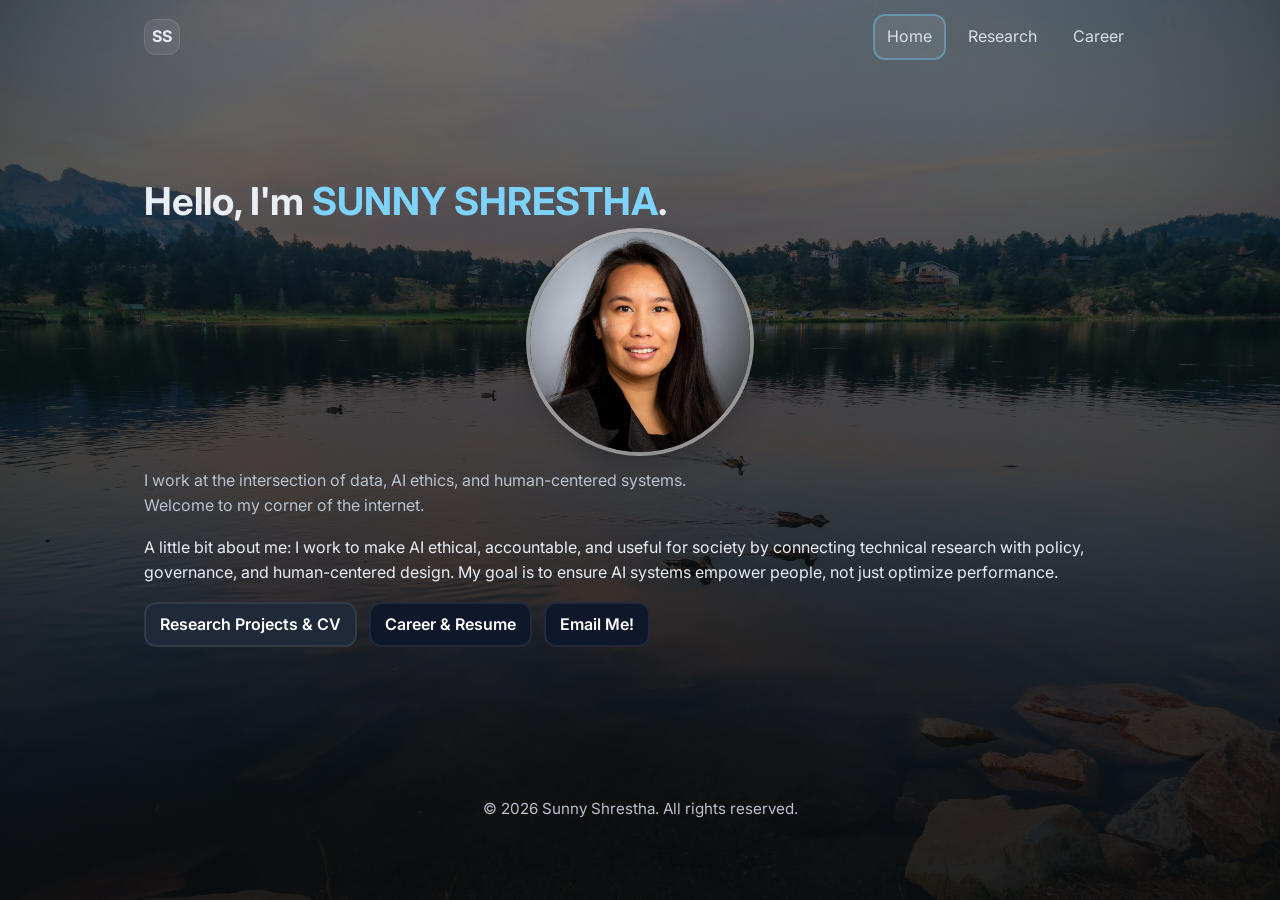
<file: index.html>
<!doctype html>
<html lang="en">
  <head>
    <meta charset="utf-8" />
    <meta name="viewport" content="width=device-width, initial-scale=1" />
    <title>Home • Sunny Shrestha</title>
    <meta name="description" content="Personal website of Sunny Shrestha." />
    <link rel="preconnect" href="https://fonts.googleapis.com">
    <link rel="preconnect" href="https://fonts.gstatic.com" crossorigin>
    <link href="https://fonts.googleapis.com/css2?family=Inter:wght@300;400;600;700&display=swap" rel="stylesheet">
    <link rel="stylesheet" href="assets/css/styles.css" />
  </head>
  <body style="--bg-image: url('assets/img/home-bg.jpg')" data-page="home">
  <!-- <body data-page="home"> -->
    <header class="site-header">
  <a class="logo" href="index.html">SS</a>
  <nav class="nav">
    <a href="index.html" class="nav-link" data-slug="home">Home</a>
    <a href="research.html" class="nav-link" data-slug="research">Research</a>
    <a href="career.html" class="nav-link" data-slug="career">Career</a>
  </nav>
</header>
    <main class="container">
      <section class="hero">
  <h1>Hello, I'm <span class="accent">SUNNY SHRESTHA</span>.</h1>
  <div class="hero-image"> 
    <img src="assets/img/pro-pic.jpg" alt="Profile portrait">
  </div>
  <p class="lead">I work at the intersection of data, AI ethics, and human-centered systems. Welcome to my corner of the internet.</p>
  <p>A little bit about me: I work to make AI ethical, accountable, and useful for society by connecting technical research with policy, governance, and human-centered design. My goal is to ensure AI systems empower people, not just optimize performance.</p>
  <div class="cta">
    <a class="btn" href="research.html">Research Projects & CV</a>
    <a class="btn btn-secondary" href="career.html">Career & Resume</a>
    <a class="btn btn-secondary" href="mailto:sunny.shrestha09@gmail.com?subject=Hello%20Sunny&body=I%20found%20your%20website.">Email Me!</a>
  </div>
</section>
    </main>
    <footer class="site-footer">
  <p>&copy; <span id="year"></span> Sunny Shrestha. All rights reserved.</p>
</footer>
    <script src="assets/js/main.js"></script>
  </body>
</html>
</file>
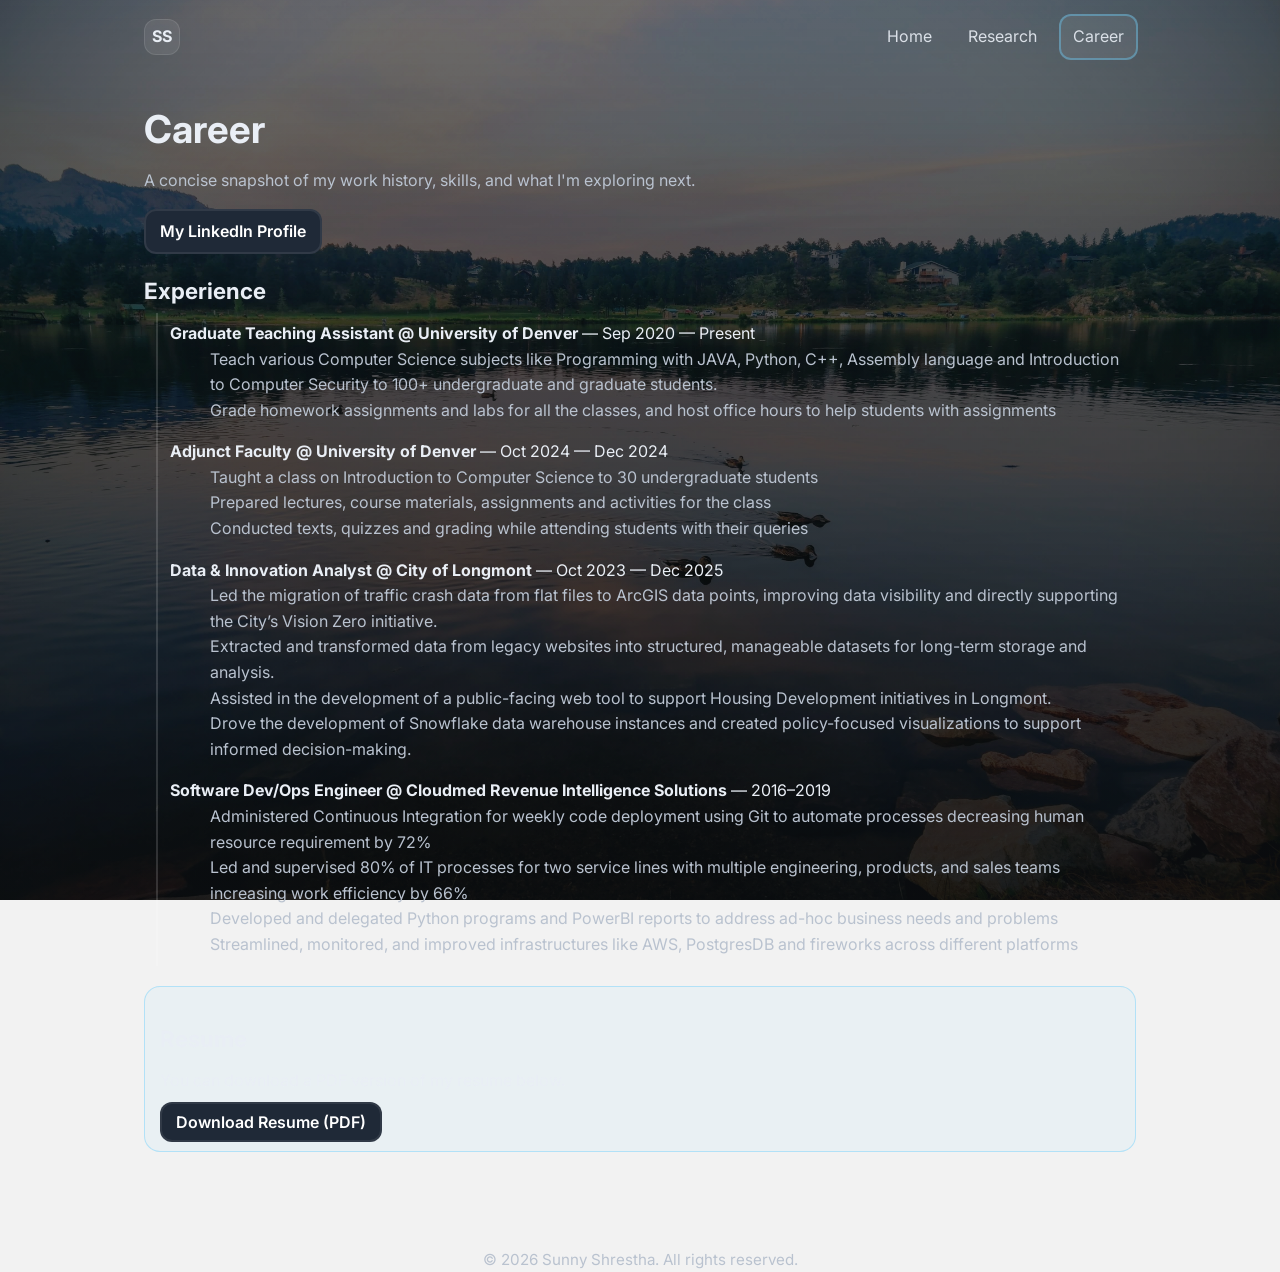
<file: career.html>
<!doctype html>
<html lang="en">
  <head>
    <meta charset="utf-8" />
    <meta name="viewport" content="width=device-width, initial-scale=1" />
    <title>Career • Sunny Shrestha</title>
    <meta name="description" content="Personal website of Sunny Shrestha." />
    <link rel="preconnect" href="https://fonts.googleapis.com">
    <link rel="preconnect" href="https://fonts.gstatic.com" crossorigin>
    <link href="https://fonts.googleapis.com/css2?family=Inter:wght@300;400;600;700&display=swap" rel="stylesheet">
    <link rel="stylesheet" href="assets/css/styles.css" />
  </head>
  <body style="--bg-image: url('assets/img/career-bg.jpg')" data-page="career">
    <header class="site-header">
  <a class="logo" href="index.html">SS</a>
  <nav class="nav">
    <a href="index.html" class="nav-link" data-slug="home">Home</a>
    <a href="research.html" class="nav-link" data-slug="research">Research</a>
    <a href="career.html" class="nav-link" data-slug="career">Career</a>
  </nav>
</header>
    <main class="container">
      <section>
  <h1>Career</h1>
  <p class="lead">A concise snapshot of my work history, skills, and what I'm exploring next.</p>
  <div class="cta">
    <a class="btn" href="https://www.linkedin.com/in/sunnyshrestha/">My LinkedIn Profile</a>
  </div>

  <h2>Experience</h2>
  <ul class="timeline">
    <li>
      <strong>Graduate Teaching Assistant @ University of Denver</strong> — Sep 2020 — Present<br/>
      <span class="muted">
        <ul>Teach various Computer Science subjects like Programming with JAVA, Python, C++, Assembly language and Introduction to Computer Security to 100+ undergraduate and graduate students.</ul>
        <ul>Grade homework assignments and labs for all the classes, and host office hours to help students with assignments</ul>
      </span>
    </li>
    <li>
      <strong>Adjunct Faculty @ University of Denver</strong> — Oct 2024 — Dec 2024<br/>
      <span class="muted">
        <ul>Taught a class on Introduction to Computer Science to 30 undergraduate students</ul>
        <ul>Prepared lectures, course materials, assignments and activities for the class</ul>
        <ul>Conducted texts, quizzes and grading while attending students with their queries</ul>
      </span>
    </li>
      <li>
      <strong>Data & Innovation Analyst @ City of Longmont</strong> — Oct 2023 — Dec 2025<br/>
      <span class="muted">
        <ul>Led the migration of traffic crash data from flat files to ArcGIS data points, improving data visibility and directly supporting the City’s Vision Zero initiative.</ul>
        <ul>Extracted and transformed data from legacy websites into structured, manageable datasets for long-term storage and analysis.</ul>
        <ul>Assisted in the development of a public-facing web tool to support Housing Development initiatives in Longmont.</ul>
        <ul>Drove the development of Snowflake data warehouse instances and created policy-focused visualizations to support informed decision-making.</ul>
      </span>
    </li>
    <li>
      <strong>Software Dev/Ops Engineer @ Cloudmed Revenue Intelligence Solutions</strong> — 2016–2019<br/>
      <span class="muted">
        <ul>Administered Continuous Integration for weekly code deployment using Git to automate processes decreasing human resource requirement by 72%</ul>
        <ul>Led and supervised 80% of IT processes for two service lines with multiple engineering, products, and sales teams increasing work efficiency by 66%</ul>
        <ul>Developed and delegated Python programs and PowerBI reports to address ad-hoc business needs and problems</ul>
        <ul>Streamlined, monitored, and improved infrastructures like AWS, PostgresDB and fireworks across different platforms</ul>
      </span>
    </li>
  </ul>

  <div class="resume-box">
    <h2>Resume</h2>
    <p>You can download a PDF version of my resume below.</p>
    <a class="btn" href="SunnyShrestha-2026.pdf" download>Download Resume (PDF)</a>
  </div>
</section>
    </main>
    <footer class="site-footer">
  <p>&copy; <span id="year"></span> Sunny Shrestha. All rights reserved.</p>
</footer>
    <script src="assets/js/main.js"></script>
  </body>
</html>
</file>
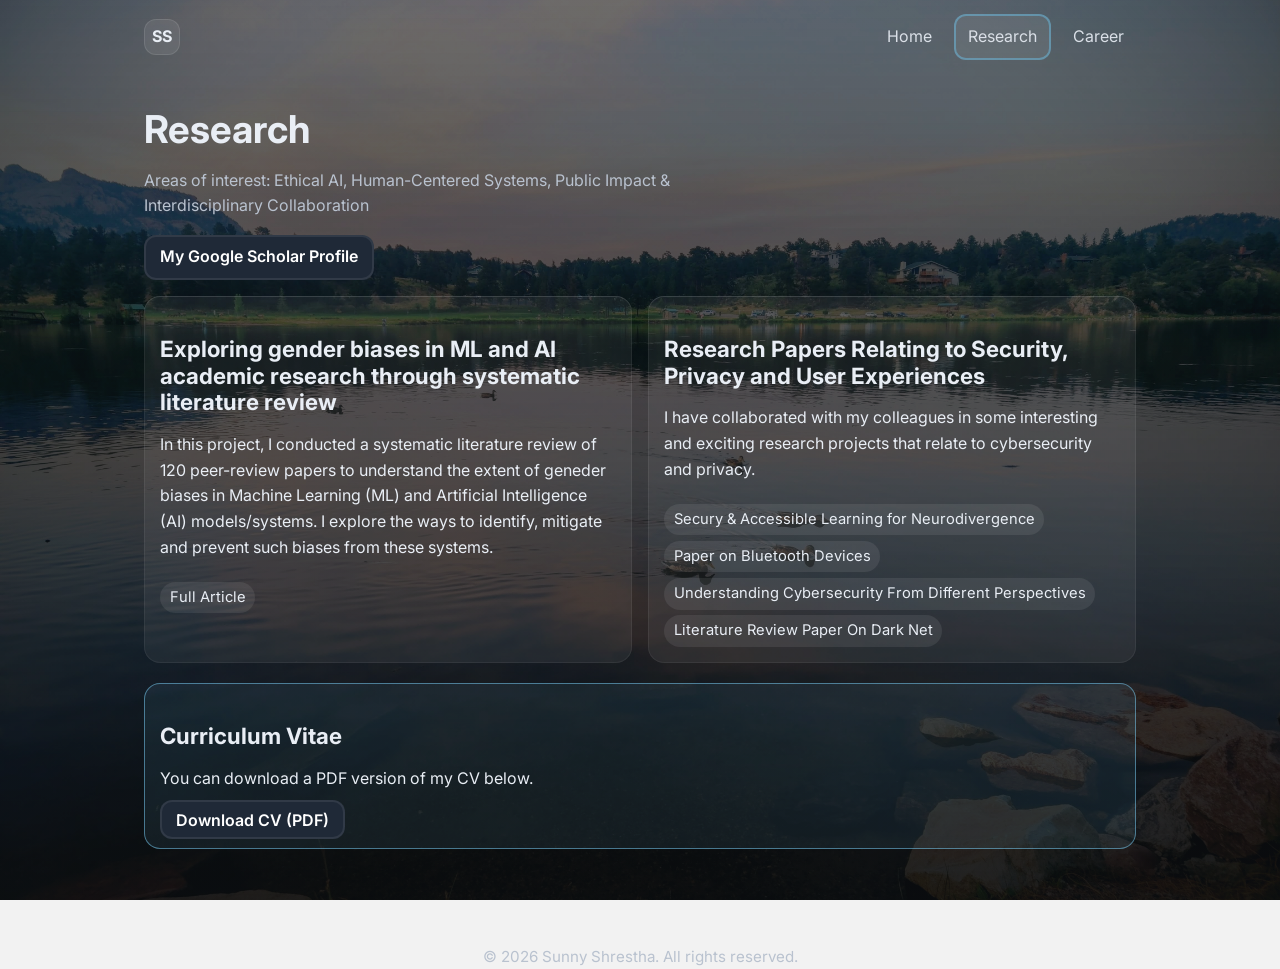
<file: research.html>
<!doctype html>
<html lang="en">
  <head>
    <meta charset="utf-8" />
    <meta name="viewport" content="width=device-width, initial-scale=1" />
    <title>Research • Sunny Shrestha</title>
    <meta name="description" content="Personal website of Sunny Shrestha." />
    <link rel="preconnect" href="https://fonts.googleapis.com">
    <link rel="preconnect" href="https://fonts.gstatic.com" crossorigin>
    <link href="https://fonts.googleapis.com/css2?family=Inter:wght@300;400;600;700&display=swap" rel="stylesheet">
    <link rel="stylesheet" href="assets/css/styles.css" />
  </head>
  <body style="--bg-image: url('assets/img/research-bg.jpg')" data-page="research">
    <header class="site-header">
  <a class="logo" href="index.html">SS</a>
  <nav class="nav">
    <a href="index.html" class="nav-link" data-slug="home">Home</a>
    <a href="research.html" class="nav-link" data-slug="research">Research</a>
    <a href="career.html" class="nav-link" data-slug="career">Career</a>
  </nav>
</header>
    <main class="container">
      <section>
  <h1>Research</h1>
  <p class="lead">Areas of interest: Ethical AI, Human-Centered Systems, Public Impact & Interdisciplinary Collaboration</p>
  <div class="cta">
    <a class="btn" href="https://scholar.google.com/citations?user=wwR80EYAAAAJ&hl=en">My Google Scholar Profile</a>
  </div>

  <div class="cards">
    <article class="card">
      <h2>Exploring gender biases in ML and AI academic research through systematic literature review</h2>
      <p>In this project, I conducted a systematic literature review of 120 peer-review papers to understand the extent of geneder biases in Machine Learning (ML) and Artificial Intelligence (AI) models/systems. I explore the ways to identify, mitigate and prevent such biases from these systems.</p>
        <!-- <a href="https://www.frontiersin.org/journals/artificial-intelligence/articles/10.3389/frai.2022.976838/full">Read more here</a></p> -->
      <a class="pill" href="https://www.frontiersin.org/journals/artificial-intelligence/articles/10.3389/frai.2022.976838/full" target="_blank" rel="noopener">Full Article</a>
      <!-- <a class="pill" href="#" target="_blank" rel="noopener">Code</a> -->
    </article>

    <article class="card">
      <h2>Research Papers Relating to Security, Privacy and User Experiences</h2>
      <p>I have collaborated with my colleagues in some interesting and exciting research projects that relate to cybersecurity and privacy.</p>
      <a class="pill" href="https://journals.sagepub.com/doi/abs/10.1177/1071181322661157" target="_blank" rel="noopener">Secury & Accessible Learning for Neurodivergence</a>
      <a class="pill" href="https://link.springer.com/chapter/10.1007/978-3-030-93956-4_7" target="_blank" rel="noopener">Paper on Bluetooth Devices</a>
      <a class="pill" href="https://dl.acm.org/doi/pdf/10.1145/3489410.3489426" target="_blank" rel="noopener">Understanding Cybersecurity From Different Perspectives</a>
      <a class="pill" href="https://www.mdpi.com/2624-800X/2/2/18" target="_blank" rel="noopener">Literature Review Paper On Dark Net</a>
    </article>
  </div>
  <div class="resume-box">
    <h2>Curriculum Vitae</h2>
    <p>You can download a PDF version of my CV below.</p>
    <a class="btn" href="SunnyShrestha-2026-CV.pdf" download>Download CV (PDF)</a>
  </div>
</section>
    </main>
    <footer class="site-footer">
  <p>&copy; <span id="year"></span> Sunny Shrestha. All rights reserved.</p>
</footer>
    <script src="assets/js/main.js"></script>
  </body>
</html>
</file>
<file: assets/css/styles.css>
:root{
  /* --bg: #0b0d10; */
  --bg: #f2f2f2;
  --panel: rgba(255,255,255,0.08);
  --text: #e9eef5;
  --muted: #b9c2cf;
  --accent: #7dd3fc;
  --ring: rgba(125,211,252,0.5);
  --maxw: 1024px;
}

/* Image block */
.hero-image{
  display: flex;
  justify-content: center;
}

.hero-image img{
  width: 220px;
  height: 220px;
  object-fit: cover;
  border-radius: 50%;
  box-shadow:
    0 10px 30px rgba(0,0,0,0.25),
    0 0 0 4px rgba(255,255,255,0.6);
}

@media (max-width: 768px){
  .hero-split{
    grid-template-columns: 1fr;
    text-align: center;
  }

  .hero-image{
    order: -1; /* image goes above text on mobile */
  }

  .hero-image img{
    width: 180px;
    height: 180px;
  }
}

/* Background image layer */
body::before{
  content: "";
  position: fixed;
  inset: 0;
  z-index: -2;
  /* background-image: var(--bg-image, none); */
  background-image: url('../img/home-bg.jpg');
  background-size: cover;
  background-position: center;
  filter: brightness(1) saturate(1.1);
}

/* Subtle overlay for readability */
body::after{
  content: "";
  position: fixed;
  inset: 0;
  z-index: -1;
  background: linear-gradient(180deg, rgba(11,13,16,0.6), rgba(11,13,16,0.9));
}

*{ box-sizing: border-box; }
html, body{ height: 100%; }
body{
  margin: 0;
  font-family: "Inter", system-ui, -apple-system, Segoe UI, Roboto, Arial, sans-serif;
  color: var(--text);
  background: var(--bg);
  line-height: 1.6;
}

.container{
  width: 100%;
  max-width: var(--maxw);
  margin: 0 auto;
  padding: 2rem 1rem 4rem;
}

.site-header{
  display: flex;
  align-items: center;
  justify-content: space-between;
  padding: 1rem 1rem;
  max-width: var(--maxw);
  margin: 0 auto;
}

.logo{
  display: inline-flex;
  width: 2.25rem; height: 2.25rem;
  align-items: center; justify-content: center;
  border-radius: 12px;
  background: var(--panel);
  color: var(--text);
  text-decoration: none;
  font-weight: 700;
  letter-spacing: 0.5px;
  box-shadow: 0 0 0 1px rgba(255,255,255,0.1) inset;
}

.nav{ display: flex; gap: 0.75rem; }
.nav-link{
  color: var(--text);
  text-decoration: none;
  padding: 0.5rem 0.75rem;
  border-radius: 10px;
  opacity: 0.9;
}
.nav-link.active, .nav-link:hover{
  background: var(--panel);
  box-shadow: 0 0 0 2px var(--ring);
}

.hero{
  padding: 8vh 0 6vh;
}
h1, h2, h3{
  line-height: 1.2;
  margin: 0 0 0.5rem 0;
}
h1{ font-size: clamp(1.8rem, 2.4rem, 3rem); }
h2{ font-size: clamp(1.2rem, 1.4rem, 1.6rem); margin-top: 1.5rem; }

.lead{ color: var(--muted); max-width: 60ch; }

.cta{ margin-top: 1rem; display: flex; gap: 0.75rem; flex-wrap: wrap; }

.btn{
  appearance: none;
  border: none;
  padding: 0.6rem 1rem;
  border-radius: 12px;
  background: #1f2937;
  color: white;
  text-decoration: none;
  font-weight: 600;
  box-shadow: 0 0 0 2px rgba(255,255,255,0.08) inset;
}
.btn:hover{ box-shadow: 0 0 0 2px var(--ring); }
.btn-secondary{ background: #0f172a; }

.pill{
  display: inline-block;
  padding: 0.25rem 0.6rem;
  border-radius: 999px;
  background: var(--panel);
  color: var(--text);
  text-decoration: none;
  margin-right: 0.35rem;
  margin-top: 0.35rem;
  font-size: 0.92rem;
}

.cards{
  display: grid;
  gap: 1rem;
  grid-template-columns: repeat(auto-fit, minmax(260px, 1fr));
  margin-top: 1rem;
}
.card{
  padding: 1rem;
  border-radius: 16px;
  background: rgba(255,255,255,0.06);
  box-shadow: 0 1px 0 rgba(255,255,255,0.08) inset, 0 0 0 1px rgba(255,255,255,0.06) inset;
}

.timeline{ list-style: none; padding: 0; margin: 0.5rem 0 0; }
.timeline li{ padding: 0.5rem 0; border-left: 2px solid rgba(255,255,255,0.15); margin-left: 0.75rem; padding-left: 0.75rem; }
.muted{ color: var(--muted); }

.resume-box{
  margin-top: 1.25rem;
  padding: 1rem;
  border-radius: 16px;
  background: rgba(125,211,252,0.08);
  box-shadow: 0 0 0 1px var(--ring) inset;
}

.site-footer{
  max-width: var(--maxw);
  margin: 2rem auto 1rem;
  padding: 0 1rem;
  color: var(--muted);
  font-size: 0.95rem;
  text-align: center;
}

.accent{ color: var(--accent); }
</file>
